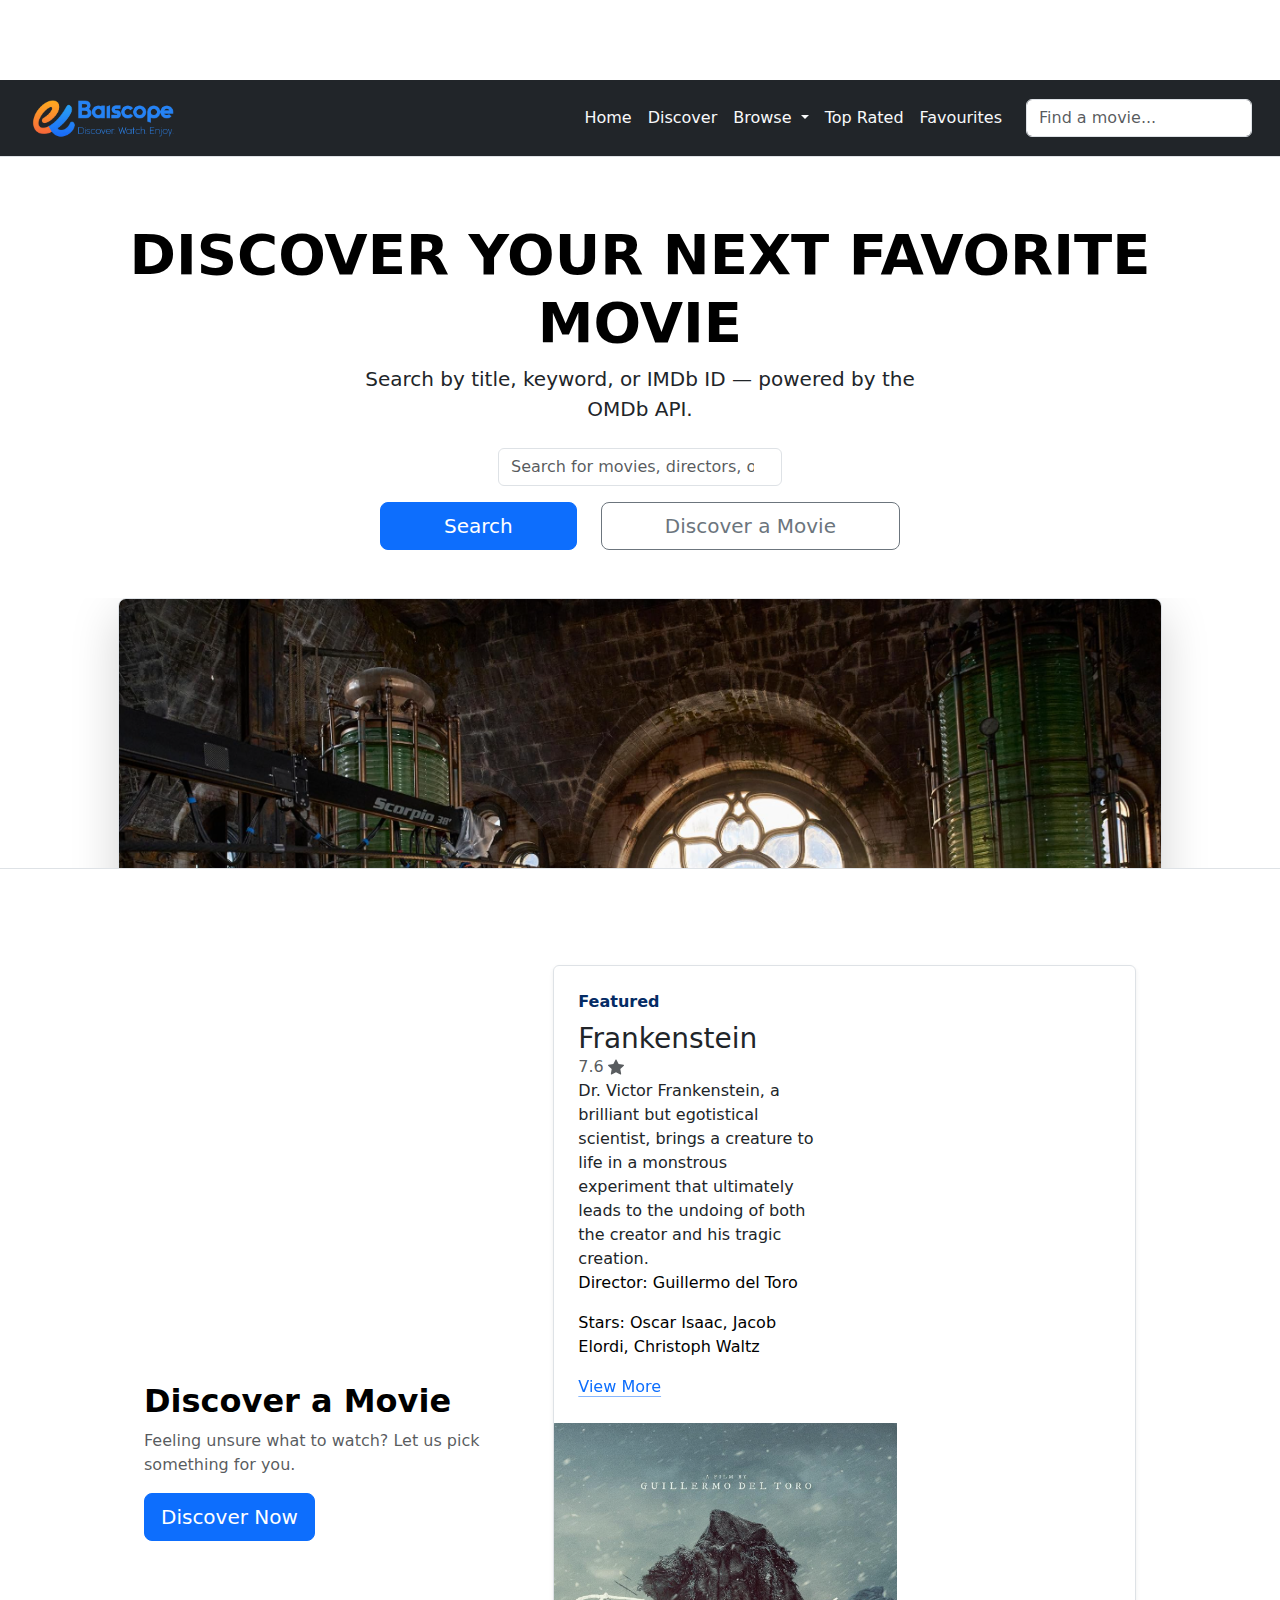
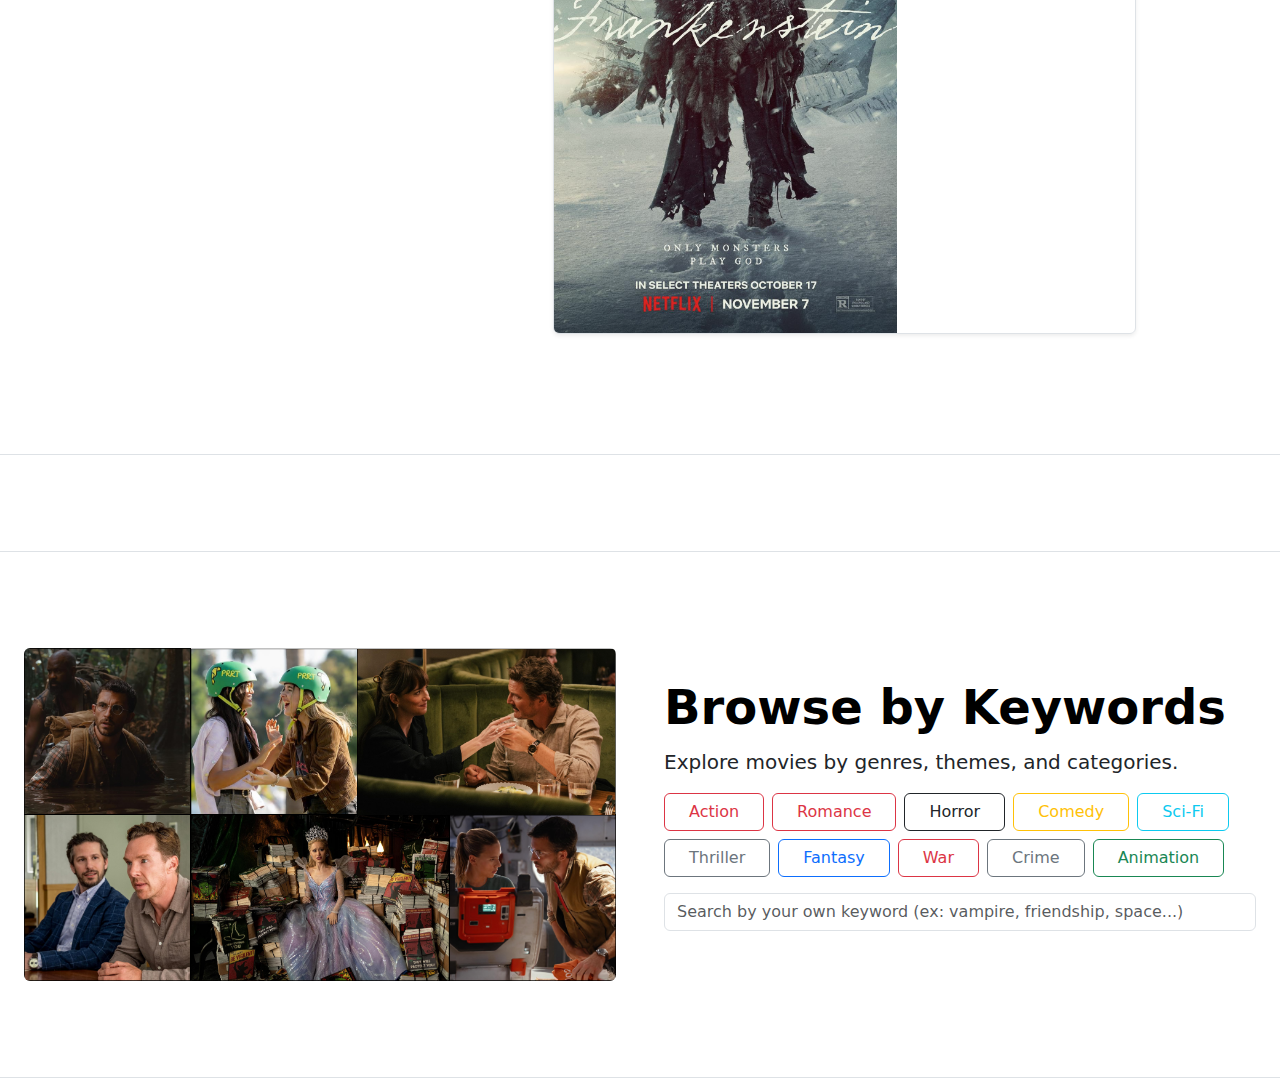
<file: index.html>
<!DOCTYPE html>
<html lang="en">

<head>
    <meta charset="UTF-8">
    <meta name="viewport" content="width=device-width, initial-scale=1.0">
    <title>Baiscope</title>
    <!-- Bootstrap Carousel CSS -->
    <link rel="stylesheet" href="assets/bootstrap/css/bootstrap.min.css">
    <!-- Owl Carousel CSS -->
    <link rel="stylesheet" href="assets/owl-carousel/owl.carousel.min.css">
    <link rel="stylesheet" href="assets/owl-carousel/owl.theme.default.min.css">
    <!-- Extended Custom CSS -->
    <link rel="stylesheet" href="assets/css/style.css">
</head>

<body>
    <header class="p-3 mb-3 border-bottom text-bg-dark text-white">
        <div class="container-fluid">
            <div class="d-flex flex-wrap align-items-center justify-content-between">
                <a href="/" class="d-flex align-items-center mb-2 mb-lg-0 link-body-emphasis text-decoration-none">
                    <img src="assets/images/icons/baiscope.png" class="" alt="Baiscope" srcset="" width="150">
                </a>
                <div class="d-inline-flex align-items-center justify-content-end">
                    <ul class="nav col-12 col-lg-auto me-lg-auto mb-2 justify-content-center mb-md-0">
                        <li><a href="#" class="nav-link px-2 link-light">Home</a></li>
                        <li><a href="#" class="nav-link px-2 link-light">Discover</a></li>
                        <li>
                            <div class="nav-link px-2 dropdown text-end">
                                <a href="#" class="d-block link-light text-decoration-none dropdown-toggle"
                                    data-bs-toggle="dropdown" aria-expanded="false">
                                    Browse
                                </a>
                                <ul class="dropdown-menu text-small bg-black">
                                    <li><a class="dropdown-item link-light" href="#">By Keyword: Action, Love, War,
                                            Horror, Comedy,
                                            Sci-Fi</a></li>
                                    <li>
                                        <hr class="dropdown-divider">
                                    </li>
                                    <li><a class="dropdown-item link-light" href="#">By IMDb ID</a></li>
                                    <li><a class="dropdown-item link-light" href="#">By Genre</a></li>
                                </ul>
                            </div>
                        </li>
                        <li><a href="#" class="nav-link px-2 link-light">Top Rated</a></li>
                        <li><a href="#" class="nav-link px-2 link-light">Favourites</a></li>
                    </ul>
                    <form class="col-12 col-lg-auto mb-3 mb-lg-0 ms-lg-3" role="search">
                        <input type="search" class="form-control" placeholder="Find a movie..." aria-label="Search">
                    </form>
                </div>
            </div>
        </div>
    </header>
    <main>
        <section>
            <div class="px-4 pt-5 text-center border-bottom">
                <h1 class="display-4 fw-bold text-body-emphasis text-uppercase">Discover Your Next Favorite Movie</h1>
                <div class="col-lg-6 mx-auto">
                    <p class="lead mb-4">Search by title, keyword, or IMDb ID — powered by the OMDb API.</p>
                    <div class="container col-8 col-md-7 col-lg-6 mb-3">
                        <input type="search" class="form-control" placeholder="Search for movies, directors, or genres"
                            aria-label="Search">
                    </div>
                    <div class="d-grid gap-2 d-flex justify-content-sm-center px-2 px-md-4 px-lg-5 mb-5">
                        <button type="button" class="btn btn-primary btn-lg flex-fill px-4 me-sm-3">Search
                        </button> <button type="button" class="btn btn-outline-secondary btn-lg flex-fill px-4">Discover
                            a Movie
                        </button>
                    </div>
                </div>
                <div class="overflow-hidden" style="max-height: 30vh;">
                    <div class="container px-5">
                        <img src="assets/images/Frankenstein (2025).png"
                            class="img-fluid border rounded-3 shadow-lg mb-4" alt="Frankenstein (2025)" width="1200"
                            loading="lazy">
                    </div>
                </div>
            </div>
        </section>
        <section>
            <div class="container-fluid px-4 py-5 border-bottom">
                <div class="row row-cols-1 row-cols-md-2 align-items-md-center g-5 p-5 mx-5">
                    <div class="col-md-5 d-flex flex-column align-items-start pe-0">
                        <h2 class="fw-bold text-body-emphasis">Discover a Movie</h2>
                        <p class="text-body-secondary">Feeling unsure what to watch? Let us pick something for you.</p>
                        <a href="#" class="btn btn-primary btn-lg">Discover Now</a>
                    </div>
                    <div class="col-md-7 ps-0">
                        <div
                            class="row g-0 border rounded overflow-hidden flex-md-row mb-4 shadow-sm h-md-250 position-relative">
                            <div class="col-6 p-4 d-flex flex-column position-static">
                                <strong class="d-inline-block mb-2 text-primary-emphasis">Featured</strong>
                                <h3 class="mb-0">Frankenstein</h3>
                                <div
                                    class="d-flex flex-row justify-content-left align-items-center text-body-secondary">
                                    <p class="mb-0 me-1">7.6</p>
                                    <svg xmlns="http://www.w3.org/2000/svg" width="16" height="16" fill="currentColor"
                                        class="bi bi-star-fill" viewBox="0 0 16 16">
                                        <path
                                            d="M3.612 15.443c-.386.198-.824-.149-.746-.592l.83-4.73L.173 6.765c-.329-.314-.158-.888.283-.95l4.898-.696L7.538.792c.197-.39.73-.39.927 0l2.184 4.327 4.898.696c.441.062.612.636.282.95l-3.522 3.356.83 4.73c.078.443-.36.79-.746.592L8 13.187l-4.389 2.256z" />
                                    </svg>
                                </div>
                                <p class="card-text mb-auto">Dr. Victor Frankenstein, a brilliant but egotistical
                                    scientist, brings a creature to life in a monstrous experiment that ultimately leads
                                    to the undoing of both the creator and his tragic creation.</p>
                                <p class="fs-6 fw-light text-body-emphasis"><span
                                        class="fw-medium text-body-emphasis">Director:</span> Guillermo del Toro</p>
                                <p class="fs-6 fw-light text-body-emphasis"><span
                                        class="fw-medium text-body-emphasis">Stars:</span> Oscar Isaac, Jacob Elordi,
                                    Christoph Waltz</p>


                                <a href="#" class="icon-link gap-1 icon-link-hover stretched-link">
                                    View More
                                    <svg class="bi" aria-hidden="true">
                                        <use xlink:href="#chevron-right"></use>
                                    </svg>
                                </a>
                            </div>
                            <div class="col-auto d-none d-lg-block">
                                <img src="assets/images/Frankenstein (2025) 1.png" alt="Frankenstein" srcset=""
                                    height="510">
                            </div>
                        </div>
                    </div>
                </div>
            </div>
        </section>
        <section>
            <div class="container-fluid px-4 py-5 border-bottom">
                <div class="owl-carousel row my-5">
                    <div class="col">
                        <div class="card shadow-sm">
                            <img src="assets/images/Frankenstein (2025).png" alt="Frankenstein (2025)" srcset="">
                            <div class="card-body">
                                <h3 class="fs-3 fw-bold text-body-emphasis">Frankenstein (2025)</h3>
                                <div
                                    class="d-flex flex-row justify-content-left align-items-center text-body-secondary mb-2">
                                    <p class="mb-0 me-1">7.6</p>
                                    <svg xmlns="http://www.w3.org/2000/svg" width="16" height="16" fill="currentColor"
                                        class="bi bi-star-fill" viewBox="0 0 16 16">
                                        <path
                                            d="M3.612 15.443c-.386.198-.824-.149-.746-.592l.83-4.73L.173 6.765c-.329-.314-.158-.888.283-.95l4.898-.696L7.538.792c.197-.39.73-.39.927 0l2.184 4.327 4.898.696c.441.062.612.636.282.95l-3.522 3.356.83 4.73c.078.443-.36.79-.746.592L8 13.187l-4.389 2.256z" />
                                    </svg>
                                </div>
                                <div class="d-flex justify-content-between align-items-center">
                                    <button type="button" class="btn btn-sm btn-outline-secondary">View Details</button>
                                    <small class="text-body-secondary">R • 2h 29m</small>
                                </div>
                            </div>
                        </div>
                    </div>
                    <div class="col">
                        <div class="card shadow-sm">
                            <img src="assets/images/Frankenstein (2025).png" alt="Frankenstein (2025)" srcset="">
                            <div class="card-body">
                                <h3 class="fs-3 fw-bold text-body-emphasis">Frankenstein (2025)</h3>
                                <div
                                    class="d-flex flex-row justify-content-left align-items-center text-body-secondary mb-2">
                                    <p class="mb-0 me-1">7.6</p>
                                    <svg xmlns="http://www.w3.org/2000/svg" width="16" height="16" fill="currentColor"
                                        class="bi bi-star-fill" viewBox="0 0 16 16">
                                        <path
                                            d="M3.612 15.443c-.386.198-.824-.149-.746-.592l.83-4.73L.173 6.765c-.329-.314-.158-.888.283-.95l4.898-.696L7.538.792c.197-.39.73-.39.927 0l2.184 4.327 4.898.696c.441.062.612.636.282.95l-3.522 3.356.83 4.73c.078.443-.36.79-.746.592L8 13.187l-4.389 2.256z" />
                                    </svg>
                                </div>
                                <div class="d-flex justify-content-between align-items-center">
                                    <button type="button" class="btn btn-sm btn-outline-secondary">View Details</button>
                                    <small class="text-body-secondary">R • 2h 29m</small>
                                </div>
                            </div>
                        </div>
                    </div>
                    <div class="col">
                        <div class="card shadow-sm">
                            <img src="assets/images/Frankenstein (2025).png" alt="Frankenstein (2025)" srcset="">
                            <div class="card-body">
                                <h3 class="fs-3 fw-bold text-body-emphasis">Frankenstein (2025)</h3>
                                <div
                                    class="d-flex flex-row justify-content-left align-items-center text-body-secondary mb-2">
                                    <p class="mb-0 me-1">7.6</p>
                                    <svg xmlns="http://www.w3.org/2000/svg" width="16" height="16" fill="currentColor"
                                        class="bi bi-star-fill" viewBox="0 0 16 16">
                                        <path
                                            d="M3.612 15.443c-.386.198-.824-.149-.746-.592l.83-4.73L.173 6.765c-.329-.314-.158-.888.283-.95l4.898-.696L7.538.792c.197-.39.73-.39.927 0l2.184 4.327 4.898.696c.441.062.612.636.282.95l-3.522 3.356.83 4.73c.078.443-.36.79-.746.592L8 13.187l-4.389 2.256z" />
                                    </svg>
                                </div>
                                <div class="d-flex justify-content-between align-items-center">
                                    <button type="button" class="btn btn-sm btn-outline-secondary">View Details</button>
                                    <small class="text-body-secondary">R • 2h 29m</small>
                                </div>
                            </div>
                        </div>
                    </div>
                    <div class="col">
                        <div class="card shadow-sm">
                            <img src="assets/images/Frankenstein (2025).png" alt="Frankenstein (2025)" srcset="">
                            <div class="card-body">
                                <h3 class="fs-3 fw-bold text-body-emphasis">Frankenstein (2025)</h3>
                                <div
                                    class="d-flex flex-row justify-content-left align-items-center text-body-secondary mb-2">
                                    <p class="mb-0 me-1">7.6</p>
                                    <svg xmlns="http://www.w3.org/2000/svg" width="16" height="16" fill="currentColor"
                                        class="bi bi-star-fill" viewBox="0 0 16 16">
                                        <path
                                            d="M3.612 15.443c-.386.198-.824-.149-.746-.592l.83-4.73L.173 6.765c-.329-.314-.158-.888.283-.95l4.898-.696L7.538.792c.197-.39.73-.39.927 0l2.184 4.327 4.898.696c.441.062.612.636.282.95l-3.522 3.356.83 4.73c.078.443-.36.79-.746.592L8 13.187l-4.389 2.256z" />
                                    </svg>
                                </div>
                                <div class="d-flex justify-content-between align-items-center">
                                    <button type="button" class="btn btn-sm btn-outline-secondary">View Details</button>
                                    <small class="text-body-secondary">R • 2h 29m</small>
                                </div>
                            </div>
                        </div>
                    </div>
                    <div class="col">
                        <div class="card shadow-sm">
                            <img src="assets/images/Frankenstein (2025).png" alt="Frankenstein (2025)" srcset="">
                            <div class="card-body">
                                <h3 class="fs-3 fw-bold text-body-emphasis">Frankenstein (2025)</h3>
                                <div
                                    class="d-flex flex-row justify-content-left align-items-center text-body-secondary mb-2">
                                    <p class="mb-0 me-1">7.6</p>
                                    <svg xmlns="http://www.w3.org/2000/svg" width="16" height="16" fill="currentColor"
                                        class="bi bi-star-fill" viewBox="0 0 16 16">
                                        <path
                                            d="M3.612 15.443c-.386.198-.824-.149-.746-.592l.83-4.73L.173 6.765c-.329-.314-.158-.888.283-.95l4.898-.696L7.538.792c.197-.39.73-.39.927 0l2.184 4.327 4.898.696c.441.062.612.636.282.95l-3.522 3.356.83 4.73c.078.443-.36.79-.746.592L8 13.187l-4.389 2.256z" />
                                    </svg>
                                </div>
                                <div class="d-flex justify-content-between align-items-center">
                                    <button type="button" class="btn btn-sm btn-outline-secondary">View Details</button>
                                    <small class="text-body-secondary">R • 2h 29m</small>
                                </div>
                            </div>
                        </div>
                    </div>
                    <div class="col">
                        <div class="card shadow-sm">
                            <img src="assets/images/Frankenstein (2025).png" alt="Frankenstein (2025)" srcset="">
                            <div class="card-body">
                                <h3 class="fs-3 fw-bold text-body-emphasis">Frankenstein (2025)</h3>
                                <div
                                    class="d-flex flex-row justify-content-left align-items-center text-body-secondary mb-2">
                                    <p class="mb-0 me-1">7.6</p>
                                    <svg xmlns="http://www.w3.org/2000/svg" width="16" height="16" fill="currentColor"
                                        class="bi bi-star-fill" viewBox="0 0 16 16">
                                        <path
                                            d="M3.612 15.443c-.386.198-.824-.149-.746-.592l.83-4.73L.173 6.765c-.329-.314-.158-.888.283-.95l4.898-.696L7.538.792c.197-.39.73-.39.927 0l2.184 4.327 4.898.696c.441.062.612.636.282.95l-3.522 3.356.83 4.73c.078.443-.36.79-.746.592L8 13.187l-4.389 2.256z" />
                                    </svg>
                                </div>
                                <div class="d-flex justify-content-between align-items-center">
                                    <button type="button" class="btn btn-sm btn-outline-secondary">View Details</button>
                                    <small class="text-body-secondary">R • 2h 29m</small>
                                </div>
                            </div>
                        </div>
                    </div>
                    <div class="col">
                        <div class="card shadow-sm">
                            <img src="assets/images/Frankenstein (2025).png" alt="Frankenstein (2025)" srcset="">
                            <div class="card-body">
                                <h3 class="fs-3 fw-bold text-body-emphasis">Frankenstein (2025)</h3>
                                <div
                                    class="d-flex flex-row justify-content-left align-items-center text-body-secondary mb-2">
                                    <p class="mb-0 me-1">7.6</p>
                                    <svg xmlns="http://www.w3.org/2000/svg" width="16" height="16" fill="currentColor"
                                        class="bi bi-star-fill" viewBox="0 0 16 16">
                                        <path
                                            d="M3.612 15.443c-.386.198-.824-.149-.746-.592l.83-4.73L.173 6.765c-.329-.314-.158-.888.283-.95l4.898-.696L7.538.792c.197-.39.73-.39.927 0l2.184 4.327 4.898.696c.441.062.612.636.282.95l-3.522 3.356.83 4.73c.078.443-.36.79-.746.592L8 13.187l-4.389 2.256z" />
                                    </svg>
                                </div>
                                <div class="d-flex justify-content-between align-items-center">
                                    <button type="button" class="btn btn-sm btn-outline-secondary">View Details</button>
                                    <small class="text-body-secondary">R • 2h 29m</small>
                                </div>
                            </div>
                        </div>
                    </div>
                </div>
            </div>
        </section>
        <section>
            <div class="container-fluid px-4 py-5 border-bottom">
                <div class="row flex-lg-row-reverse align-items-center g-5 py-5">
                    <div class="col-12 col-lg-6 order-2 order-sm-2">
                        <img src="assets/images/BaiscopeLK.png" class="d-block mx-lg-auto img-fluid rounded" alt="BaiscopeLK"
                            width="1200" loading="lazy">
                    </div>
                    <div class="col-12 col-lg-6 order-md-1 order-1 order-md-1">
                        <h1 class="display-5 fw-bold text-body-emphasis lh-1 mb-3">Browse by Keywords</h1>
                        <p class="lead">Explore movies by genres, themes, and categories.</p>
                        <div class="d-flex flex-wrap justify-content-left align-items-center text-body-secondary mb-2">
                            <button type="button"
                                class="btn btn-outline-danger px-4 me-1 me-md-2 mb-1 mb-md-2">Action</button>
                            <button type="button"
                                class="btn btn-outline-danger px-4 me-1 me-md-2 mb-1 mb-md-2">Romance</button>
                            <button type="button" class="btn btn-outline-dark px-4 me-1 me-md-2 mb-1 mb-md-2">Horror</button>
                            <button type="button"
                                class="btn btn-outline-warning px-4 me-1 me-md-2 mb-1 mb-md-2">Comedy</button>
                            <button type="button" class="btn btn-outline-info px-4 me-1 me-md-2 mb-1 mb-md-2">Sci-Fi</button>
                            <button type="button"
                                class="btn btn-outline-secondary px-4 me-1 me-md-2 mb-1 mb-md-2">Thriller</button>
                            <button type="button"
                                class="btn btn-outline-primary px-4 me-1 me-md-2 mb-1 mb-md-2">Fantasy</button>
                            <button type="button" class="btn btn-outline-danger px-4 me-1 me-md-2 mb-1 mb-md-2">War</button>
                            <button type="button"
                                class="btn btn-outline-secondary px-4 me-1 me-md-2 mb-1 mb-md-2">Crime</button>
                            <button type="button"
                                class="btn btn-outline-success px-4 me-1 me-md-2 mb-1 mb-md-2">Animation</button>
                        </div>
                        <div class="container px-0 mx-0 mb-3">
                            <input type="search" class="form-control"
                                placeholder="Search by your own keyword (ex: vampire, friendship, space...)"
                                aria-label="Search">
                        </div>
                    </div>
                </div>
            </div>
        </section>
    </main>
    <footer>

    </footer>
    <!-- jQuery local file -->
    <script src="assets/js/jquery-3.7.1.min.js"></script>
    <!-- Bootstrap JS -->
    <script src="assets/bootstrap/js/bootstrap.bundle.min.js"></script>
    <!-- Owl Carousel JS -->
    <script src="assets/owl-carousel/owl.carousel.min.js"></script>
    <!-- Custom JS -->
    <script src="assets/js/main.js"></script>
</body>

</html>
</file>
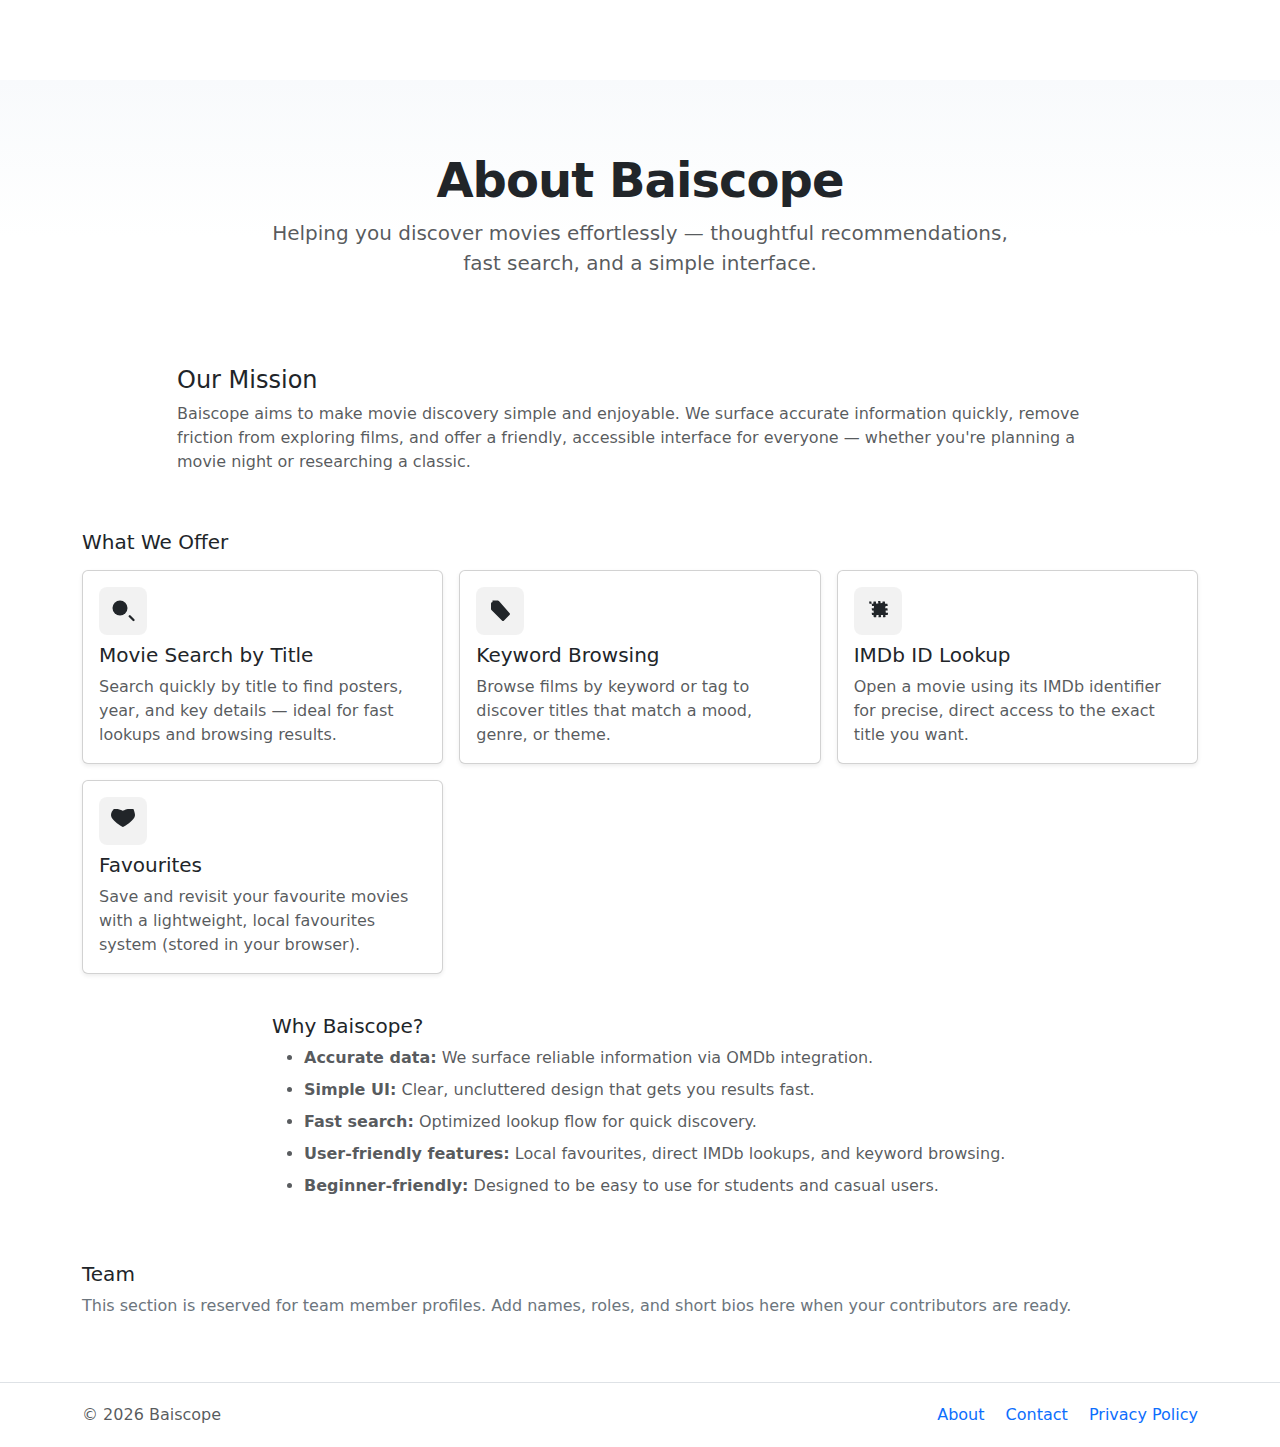
<file: about.html>
<!doctype html>
<html lang="en">
  <head>
    <meta charset="utf-8">
    <meta name="viewport" content="width=device-width, initial-scale=1">
    <title>About Baiscope</title>
    <link rel="stylesheet" href="assets/bootstrap/css/bootstrap.min.css">
    <link rel="stylesheet" href="assets/css/style.css">
    <style>
      /* Minimal hero styling to keep things subtle and modern */
      .hero {
        background: linear-gradient(180deg, #f8fafc 0%, #ffffff 60%);
        padding: 4.5rem 0 3rem;
      }
      .hero-title {
        font-weight: 600;
        letter-spacing: -0.02em;
      }
      .card-icon {
        width: 48px;
        height: 48px;
        display: inline-flex;
        align-items: center;
        justify-content: center;
        border-radius: 8px;
        background: rgba(0,0,0,0.05);
        margin-bottom: 0.75rem;
      }
      .reasons li { margin-bottom: .5rem; }
      .team-placeholder { color: #6c757d; }
      footer { padding: 1.25rem 0; }
    </style>
  </head>
  <body>

    <main>
      <!-- Hero -->
      <section class="hero">
        <div class="container">
          <div class="row align-items-center">
            <div class="col-lg-8 mx-auto text-center">
              <h1 class="hero-title display-5">About Baiscope</h1>
              <p class="lead text-muted">Helping you discover movies effortlessly — thoughtful recommendations, fast search, and a simple interface.</p>
            </div>
          </div>
        </div>
      </section>

      <!-- Our Mission -->
      <section class="py-4">
        <div class="container">
          <div class="row">
            <div class="col-lg-10 mx-auto">
              <h2 class="h4">Our Mission</h2>
              <p class="text-muted">Baiscope aims to make movie discovery simple and enjoyable. We surface accurate information quickly, remove friction from exploring films, and offer a friendly, accessible interface for everyone — whether you're planning a movie night or researching a classic.</p>
            </div>
          </div>
        </div>
      </section>

      <!-- What We Offer -->
      <section class="py-3 bg-white">
        <div class="container">
          <h3 class="h5 mb-3">What We Offer</h3>
          <div class="row g-3">
            <div class="col-md-4">
              <article class="card h-100 shadow-sm">
                <div class="card-body">
                  <div class="card-icon mb-2">
                    <!-- simple SVG icon -->
                    <svg xmlns="http://www.w3.org/2000/svg" width="24" height="24" fill="currentColor" class="bi bi-search" viewBox="0 0 16 16">
                      <path d="M11 6a5 5 0 1 1-10 0 5 5 0 0 1 10 0z"/>
                      <path d="M12.5 11.5 15 14" stroke="currentColor" stroke-width="1.5" stroke-linecap="round"/>
                    </svg>
                  </div>
                  <h5 class="card-title">Movie Search by Title</h5>
                  <p class="card-text text-muted">Search quickly by title to find posters, year, and key details — ideal for fast lookups and browsing results.</p>
                </div>
              </article>
            </div>

            <div class="col-md-4">
              <article class="card h-100 shadow-sm">
                <div class="card-body">
                  <div class="card-icon mb-2">
                    <svg xmlns="http://www.w3.org/2000/svg" width="24" height="24" fill="currentColor" class="bi bi-tags" viewBox="0 0 16 16">
                      <path d="M3 2a1 1 0 0 0-1 1v3.586a1 1 0 0 0 .293.707L9.293 14.293a1 1 0 0 0 1.414 0l3.586-3.586a1 1 0 0 0 0-1.414L7.293 1.293A1 1 0 0 0 6.586 1H3z"/>
                    </svg>
                  </div>
                  <h5 class="card-title">Keyword Browsing</h5>
                  <p class="card-text text-muted">Browse films by keyword or tag to discover titles that match a mood, genre, or theme.</p>
                </div>
              </article>
            </div>

            <div class="col-md-4">
              <article class="card h-100 shadow-sm">
                <div class="card-body">
                  <div class="card-icon mb-2">
                    <svg xmlns="http://www.w3.org/2000/svg" width="24" height="24" fill="currentColor" class="bi bi-hash" viewBox="0 0 16 16">
                      <path d="M8.39 3H7.11L6.9 4.5H5.4L5.18 6H6.68L6.46 7.5H5L5.18 9H6.67L6.45 10.5H4.95L5.14 12H6.63L6.84 10.5H8.34L8.55 12H10.05L9.84 10.5H11.34L11.55 12H13.05L12.84 10.5H13.95L13.8 9.219L12.3 9.5L12.07 7.999L13.57 7.718L13.4 6.5L11.9 6.78L11.68 5.28L13.18 5L13.01 3.78L11.51 4.06L11.28 2.56L9.78 2.84L9.55 1.34H8.05L8.28 2.84L6.78 3.12L6.55 1.62H5.05L5.28 3.12H3.78L3.55 1.62H2.05L2.28 3.12H3.78L4.01 4.62H5.51L5.28 6.12H3.78L4.01 7.62H5.51L5.28 9.12H3.78L4.01 10.62H5.51L5.28 12.12H6.78L6.99 10.62H8.49L8.28 12.12H9.78L9.99 10.62H11.49L11.28 12.12H12.78L12.99 10.62H14.49L14.72 9.12H13.22L13 7.62H14.5L14.27 6.12H12.77L12.99 4.62H14.49L14.27 3.12H12.77L12.55 1.62H11.05L10.82 3.12H9.32L9.55 1.62H8.05L8.28 3.12H6.78L6.55 1.62H5.05L4.82 3.12H3.32L3.55 1.62H2.05L2.28 3.12H3.78L4.01 4.62H5.51L5.28 6.12H3.78L4.01 7.62H5.51L5.28 9.12H3.78L4.01 10.62H5.51L5.28 12.12H6.78L6.99 10.62H8.49L8.28 12.12H9.78L9.99 10.62H11.49L11.28 12.12H12.78L12.99 10.62H14.49L14.72 9.12H13.22L13 7.62H14.5L14.27 6.12H12.77L12.99 4.62H14.49L14.27 3.12H12.77L12.55 1.62H11.05L10.82 3.12H9.32L9.55 1.62H8.05z"/>
                    </svg>
                  </div>
                  <h5 class="card-title">IMDb ID Lookup</h5>
                  <p class="card-text text-muted">Open a movie using its IMDb identifier for precise, direct access to the exact title you want.</p>
                </div>
              </article>
            </div>

            <div class="col-md-4">
              <article class="card h-100 shadow-sm">
                <div class="card-body">
                  <div class="card-icon mb-2">
                    <svg xmlns="http://www.w3.org/2000/svg" width="24" height="24" fill="currentColor" class="bi bi-heart" viewBox="0 0 16 16">
                      <path d="M8 2.748-.717-.737C5.6-.281 8 1.197 8 1.197s2.4-1.478 6.717-1.734C15.354.94 16 2.79 16 4.002 16 7.87 8 12 8 12s-8-4.13-8-7.998C0 2.79.646.94 2.283.013z"/>
                    </svg>
                  </div>
                  <h5 class="card-title">Favourites</h5>
                  <p class="card-text text-muted">Save and revisit your favourite movies with a lightweight, local favourites system (stored in your browser).</p>
                </div>
              </article>
            </div>
          </div>
        </div>
      </section>

      <!-- Why Baiscope -->
      <section class="py-4">
        <div class="container">
          <div class="row">
            <div class="col-lg-8 mx-auto">
              <h3 class="h5">Why Baiscope?</h3>
              <ul class="reasons text-muted">
                <li><strong>Accurate data:</strong> We surface reliable information via OMDb integration.</li>
                <li><strong>Simple UI:</strong> Clear, uncluttered design that gets you results fast.</li>
                <li><strong>Fast search:</strong> Optimized lookup flow for quick discovery.</li>
                <li><strong>User-friendly features:</strong> Local favourites, direct IMDb lookups, and keyword browsing.</li>
                <li><strong>Beginner-friendly:</strong> Designed to be easy to use for students and casual users.</li>
              </ul>
            </div>
          </div>
        </div>
      </section>

      <!-- Team placeholder -->
      <section class="py-4 bg-white">
        <div class="container">
          <h3 class="h5">Team</h3>
          <p class="team-placeholder">This section is reserved for team member profiles. Add names, roles, and short bios here when your contributors are ready.</p>
        </div>
      </section>
    </main>

    <!-- Footer -->
    <footer class="border-top mt-4">
      <div class="container d-flex flex-column flex-md-row justify-content-between align-items-center">
        <p class="mb-2 mb-md-0 text-muted">&copy; <span id="year"></span> Baiscope</p>
        <nav>
          <a href="about.html" class="me-3 text-decoration-none">About</a>
          <a href="contact.html" class="me-3 text-decoration-none">Contact</a>
          <a href="privacy.html" class="text-decoration-none">Privacy Policy</a>
        </nav>
      </div>
    </footer>

    <script src="assets/js/jquery-3.7.1.min.js"></script>
    <script src="assets/bootstrap/js/bootstrap.bundle.min.js"></script>
    <script>
      // Set current year in footer
      document.getElementById('year').textContent = new Date().getFullYear();
    </script>
  </body>
</html>
</file>
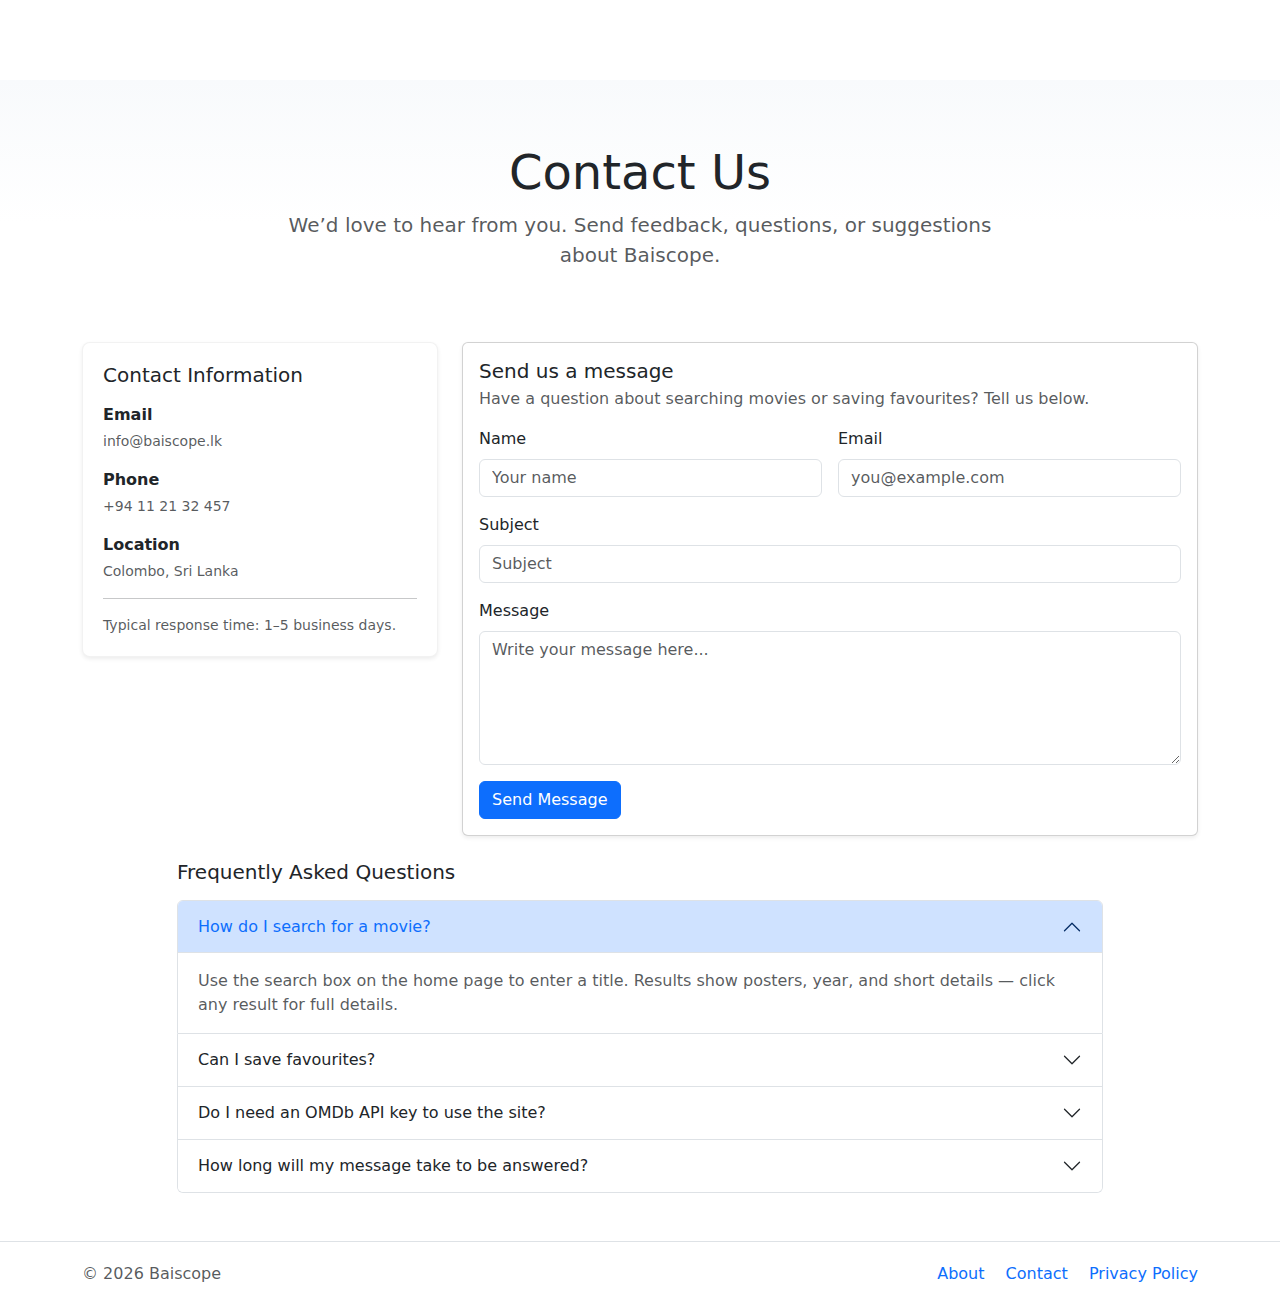
<file: contact.html>
<!doctype html>
<html lang="en">
  <head>
    <meta charset="utf-8">
    <meta name="viewport" content="width=device-width, initial-scale=1">
    <title>Contact Us — Baiscope</title>
    <link rel="stylesheet" href="assets/bootstrap/css/bootstrap.min.css">
    <link rel="stylesheet" href="assets/css/style.css">
    <style>
      .hero-small { background: linear-gradient(180deg,#f8fafc 0%, #fff 60%); padding: 4rem 0 2rem; }
      .contact-box { background: #fff; border: 1px solid rgba(0,0,0,.05); border-radius: .5rem; padding: 1.25rem; }
      .form-section { background: #ffffff; }
      .faq .accordion-button:not(.collapsed) { color: #0d6efd; }
      footer { padding: 1.25rem 0; }
    </style>
  </head>
  <body>

    <main>
      <!-- Hero / Header -->
      <section class="hero-small">
        <div class="container">
          <div class="row">
            <div class="col-lg-8 mx-auto text-center">
              <h1 class="display-5 mb-2">Contact Us</h1>
              <p class="lead text-muted">We’d love to hear from you. Send feedback, questions, or suggestions about Baiscope.</p>
            </div>
          </div>
        </div>
      </section>

      <section class="py-4">
        <div class="container">
          <div class="row g-4">
            <!-- Contact Information Box -->
            <div class="col-lg-4">
              <div class="contact-box shadow-sm">
                <h5 class="mb-3">Contact Information</h5>
                <p class="mb-1"><strong>Email</strong></p>
                <p class="small text-muted">info@baiscope.lk</p>

                <p class="mb-1"><strong>Phone</strong></p>
                <p class="small text-muted">+94 11 21 32 457</p>

                <p class="mb-1"><strong>Location</strong></p>
                <p class="small text-muted">Colombo, Sri Lanka</p>

                <hr />
                <p class="small text-muted mb-0">Typical response time: 1–5 business days.</p>
              </div>
            </div>

            <!-- Contact Form -->
            <div class="col-lg-8">
              <div class="card form-section shadow-sm">
                <div class="card-body">
                  <h5 class="card-title">Send us a message</h5>
                  <p class="card-subtitle mb-3 text-muted">Have a question about searching movies or saving favourites? Tell us below.</p>

                  <form id="contactForm" novalidate>
                    <div class="row g-3">
                      <div class="col-md-6">
                        <label for="name" class="form-label">Name</label>
                        <input type="text" class="form-control" id="name" placeholder="Your name" required>
                      </div>

                      <div class="col-md-6">
                        <label for="email" class="form-label">Email</label>
                        <input type="email" class="form-control" id="email" placeholder="you@example.com" required>
                      </div>

                      <div class="col-12">
                        <label for="subject" class="form-label">Subject</label>
                        <input type="text" class="form-control" id="subject" placeholder="Subject">
                      </div>

                      <div class="col-12">
                        <label for="message" class="form-label">Message</label>
                        <textarea class="form-control" id="message" rows="5" placeholder="Write your message here..." required></textarea>
                      </div>

                      <div class="col-12 d-flex align-items-center">
                        <button type="submit" class="btn btn-primary me-3">Send Message</button>
                        <div id="formStatus" class="text-success" role="status" aria-live="polite"></div>
                      </div>
                    </div>
                  </form>
                </div>
              </div>
            </div>
          </div>

          <!-- FAQ Section -->
          <div class="row mt-4">
            <div class="col-lg-10 mx-auto">
              <h3 class="h5 mb-3">Frequently Asked Questions</h3>
              <div class="accordion faq" id="faqAccordion">
                <div class="accordion-item">
                  <h2 class="accordion-header" id="faqOne">
                    <button class="accordion-button" type="button" data-bs-toggle="collapse" data-bs-target="#collapseOne" aria-expanded="true" aria-controls="collapseOne">
                      How do I search for a movie?
                    </button>
                  </h2>
                  <div id="collapseOne" class="accordion-collapse collapse show" aria-labelledby="faqOne" data-bs-parent="#faqAccordion">
                    <div class="accordion-body text-muted">Use the search box on the home page to enter a title. Results show posters, year, and short details — click any result for full details.</div>
                  </div>
                </div>

                <div class="accordion-item">
                  <h2 class="accordion-header" id="faqTwo">
                    <button class="accordion-button collapsed" type="button" data-bs-toggle="collapse" data-bs-target="#collapseTwo" aria-expanded="false" aria-controls="collapseTwo">
                      Can I save favourites?
                    </button>
                  </h2>
                  <div id="collapseTwo" class="accordion-collapse collapse" aria-labelledby="faqTwo" data-bs-parent="#faqAccordion">
                    <div class="accordion-body text-muted">Yes — use the favourites button on a movie's detail page to save titles locally in your browser. Visit the Favourites page to view them.</div>
                  </div>
                </div>

                <div class="accordion-item">
                  <h2 class="accordion-header" id="faqThree">
                    <button class="accordion-button collapsed" type="button" data-bs-toggle="collapse" data-bs-target="#collapseThree" aria-expanded="false" aria-controls="collapseThree">
                      Do I need an OMDb API key to use the site?
                    </button>
                  </h2>
                  <div id="collapseThree" class="accordion-collapse collapse" aria-labelledby="faqThree" data-bs-parent="#faqAccordion">
                    <div class="accordion-body text-muted">For local demo usage the site includes static sample data. To enable full dynamic lookups, the developer can configure an OMDb API key in `assets/js/api.js` (demo projects often use a public or proxy approach).</div>
                  </div>
                </div>

                <div class="accordion-item">
                  <h2 class="accordion-header" id="faqFour">
                    <button class="accordion-button collapsed" type="button" data-bs-toggle="collapse" data-bs-target="#collapseFour" aria-expanded="false" aria-controls="collapseFour">
                      How long will my message take to be answered?
                    </button>
                  </h2>
                  <div id="collapseFour" class="accordion-collapse collapse" aria-labelledby="faqFour" data-bs-parent="#faqAccordion">
                    <div class="accordion-body text-muted">Typical response time is listed in the contact box above. If your message is urgent, include that information in the subject line.</div>
                  </div>
                </div>
              </div>
            </div>
          </div>

        </div>
      </section>
    </main>

    <!-- Footer -->
    <footer class="border-top mt-4">
      <div class="container d-flex flex-column flex-md-row justify-content-between align-items-center">
        <p class="mb-2 mb-md-0 text-muted">&copy; <span id="year"></span> Baiscope</p>
        <nav>
          <a href="about.html" class="me-3 text-decoration-none">About</a>
          <a href="contact.html" class="me-3 text-decoration-none">Contact</a>
          <a href="privacy.html" class="text-decoration-none">Privacy Policy</a>
        </nav>
      </div>
    </footer>

    <script src="assets/js/jquery-3.7.1.min.js"></script>
    <script src="assets/bootstrap/js/bootstrap.bundle.min.js"></script>
    <script>
      // Footer year
      document.getElementById('year').textContent = new Date().getFullYear();

      // Simple client-side form handling (placeholder only)
      document.getElementById('contactForm').addEventListener('submit', function (e) {
        e.preventDefault();
        // Basic validation (HTML5 handles required attributes)
        var status = document.getElementById('formStatus');
        status.textContent = 'Message sent (demo only). Thank you!';
        // Clear form fields
        this.reset();
        setTimeout(function () { status.textContent = ''; }, 6000);
      });
    </script>
  </body>
</html>
</file>
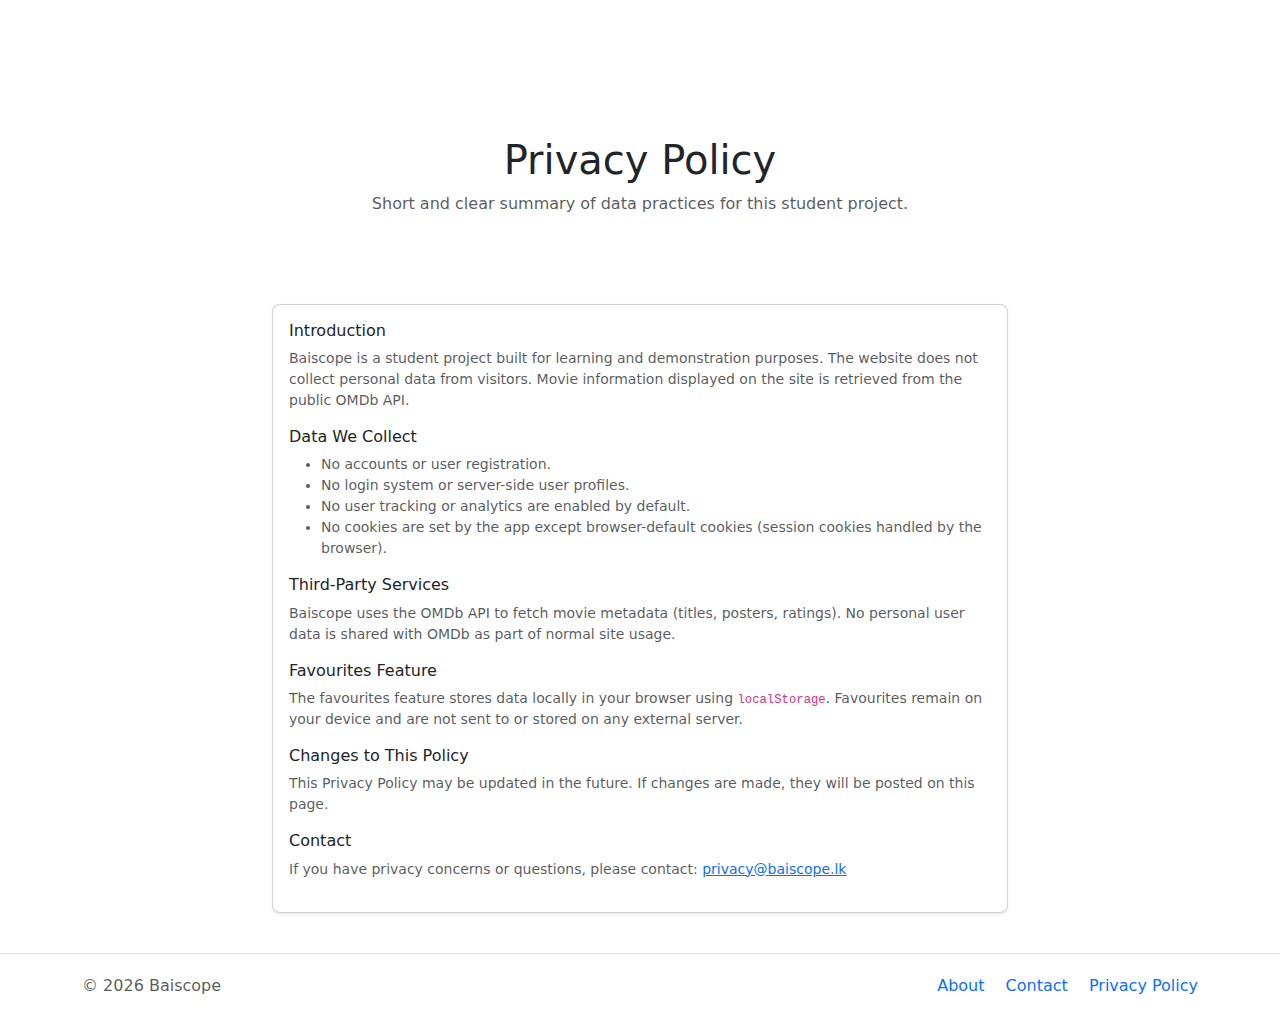
<file: privacy.html>
<!doctype html>
<html lang="en">
  <head>
    <meta charset="utf-8">
    <meta name="viewport" content="width=device-width, initial-scale=1">
    <title>Privacy Policy — Baiscope</title>
    <link rel="stylesheet" href="assets/bootstrap/css/bootstrap.min.css">
    <link rel="stylesheet" href="assets/css/style.css">
    <style>
      body { background: #ffffff; }
      .hero { padding: 3.5rem 0; }
      .card { border-radius: .5rem; }
      footer { padding: 1.25rem 0; }
    </style>
  </head>
  <body>
    <main>
      <section class="hero">
        <div class="container">
          <div class="row">
            <div class="col-lg-8 mx-auto text-center">
              <h1 class="display-6">Privacy Policy</h1>
              <p class="text-muted">Short and clear summary of data practices for this student project.</p>
            </div>
          </div>
        </div>
      </section>

      <section class="py-3">
        <div class="container">
          <div class="row justify-content-center">
            <div class="col-lg-8">
              <div class="card shadow-sm">
                <div class="card-body">
                  <h2 class="h6">Introduction</h2>
                  <p class="small text-muted">Baiscope is a student project built for learning and demonstration purposes. The website does not collect personal data from visitors. Movie information displayed on the site is retrieved from the public OMDb API.</p>

                  <h3 class="h6 mt-3">Data We Collect</h3>
                  <ul class="small text-muted">
                    <li>No accounts or user registration.</li>
                    <li>No login system or server-side user profiles.</li>
                    <li>No user tracking or analytics are enabled by default.</li>
                    <li>No cookies are set by the app except browser-default cookies (session cookies handled by the browser).</li>
                  </ul>

                  <h3 class="h6 mt-3">Third-Party Services</h3>
                  <p class="small text-muted">Baiscope uses the OMDb API to fetch movie metadata (titles, posters, ratings). No personal user data is shared with OMDb as part of normal site usage.</p>

                  <h3 class="h6 mt-3">Favourites Feature</h3>
                  <p class="small text-muted">The favourites feature stores data locally in your browser using <code>localStorage</code>. Favourites remain on your device and are not sent to or stored on any external server.</p>

                  <h3 class="h6 mt-3">Changes to This Policy</h3>
                  <p class="small text-muted">This Privacy Policy may be updated in the future. If changes are made, they will be posted on this page.</p>

                  <h3 class="h6 mt-3">Contact</h3>
                  <p class="small text-muted">If you have privacy concerns or questions, please contact: <a href="mailto:info@baiscope.lk">privacy@baiscope.lk</a></p>
                </div>
              </div>
            </div>
          </div>
        </div>
      </section>
    </main>

    <footer class="border-top mt-4">
      <div class="container d-flex flex-column flex-md-row justify-content-between align-items-center">
        <p class="mb-2 mb-md-0 text-muted">&copy; <span id="year"></span> Baiscope</p>
        <nav>
          <a href="about.html" class="me-3 text-decoration-none">About</a>
          <a href="contact.html" class="me-3 text-decoration-none">Contact</a>
          <a href="privacy.html" class="text-decoration-none">Privacy Policy</a>
        </nav>
      </div>
    </footer>

    <script src="assets/js/jquery-3.7.1.min.js"></script>
    <script src="assets/bootstrap/js/bootstrap.bundle.min.js"></script>
    <script>document.getElementById('year').textContent = new Date().getFullYear();</script>
  </body>
</html>
</file>
<file: assets/css/style.css>
body {
    padding-top: 80px;
}
</file>
